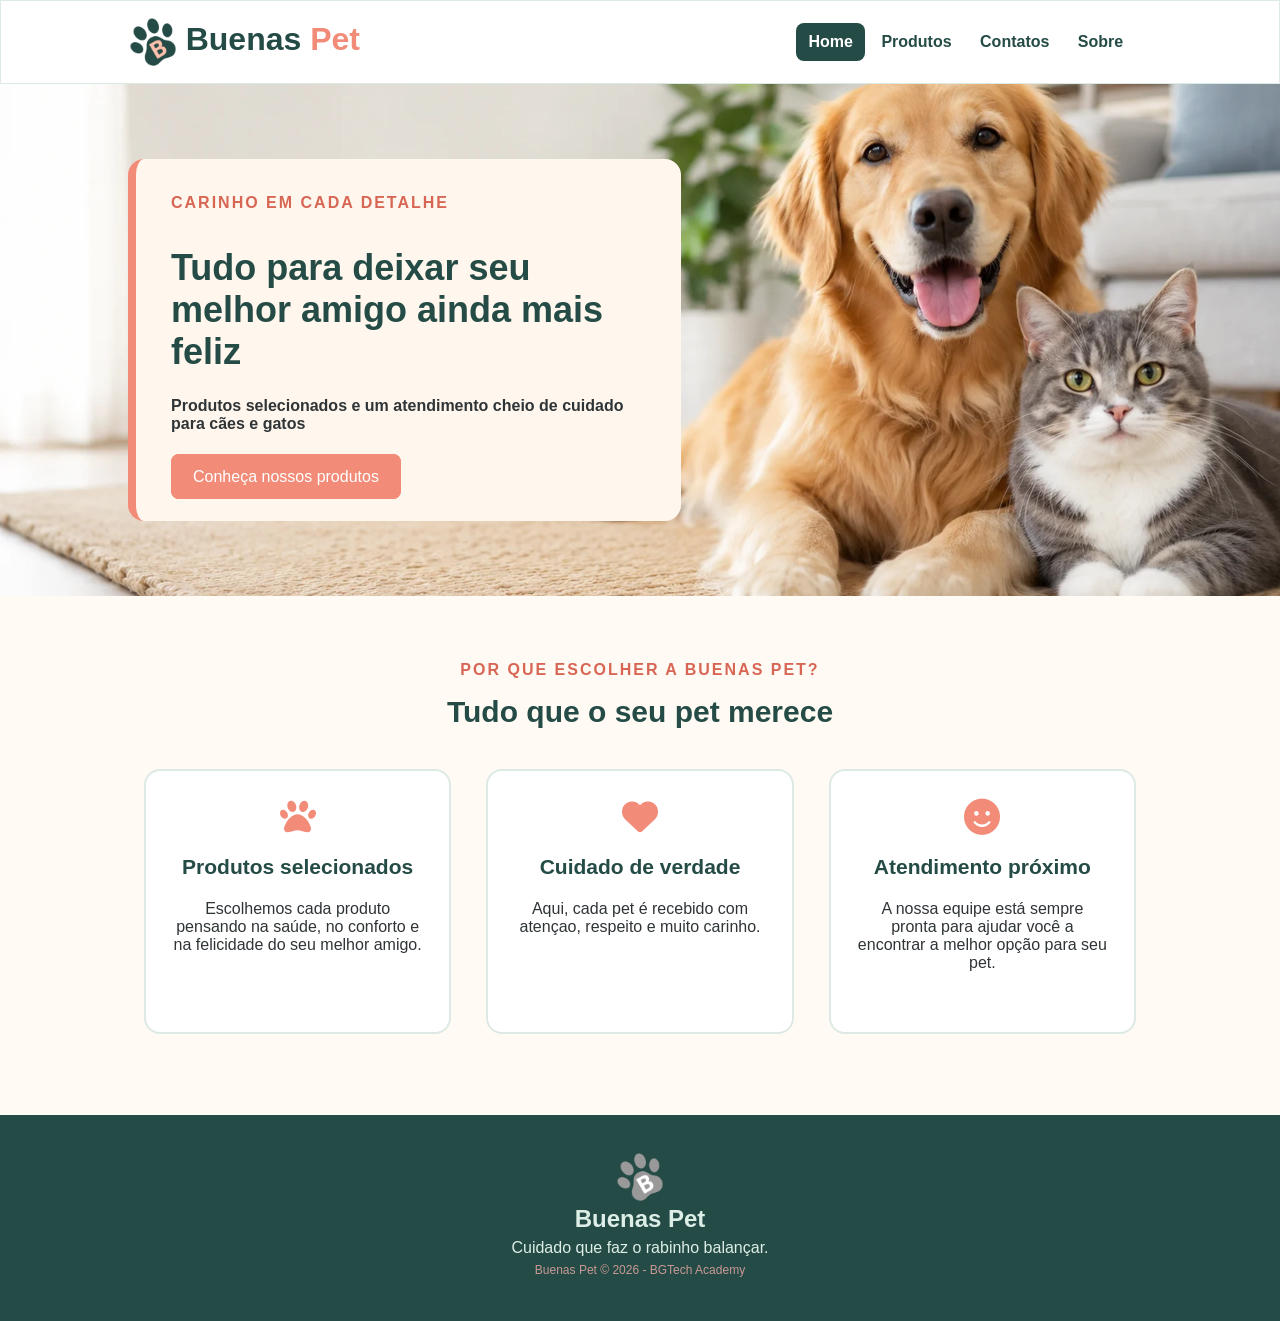
<file: index.html>
<!doctype html>
<html lang="pt-br">
  <head>
    <meta charset="UTF-8" />
    <meta name="viewport" content="width=device-width, initial-scale=1.0" />
    <title>Buenas Pet | Home</title>
    <link rel="stylesheet" href="./css/style.css" />
    <link rel="stylesheet" href="https://cdnjs.cloudflare.com/ajax/libs/font-awesome/6.5.2/css/all.min.css">
  </head>
  <body>
    <!-- Conteudo principal da página -->

    <div class="topo">
      <div class="container">
        <a class="logo" href="./index.html">
          <img src="./img/logo.png" alt="logo-buenas"> Buenas <span>Pet</span></a>

        <div class="menu">
          <ul>
            <li><a class="menu-atual" href="index.html">Home</a></li>
            <li><a href="produtos.html">Produtos</a></li>
            <li><a href="contatos.html">Contatos</a></li>
            <li><a href="sobre.html">Sobre</a></li>
          </ul>
        </div>
      </div>
    </div>

    <!-- Menu de navegação -->

    <div class="banner">
      <div class="container">
        <div class="banner-conteudo">
          <p class="texto-destaque">carinho em cada detalhe</p>
  
          <h1>Tudo para deixar seu melhor amigo ainda mais feliz</h1>
  
          <p>
            Produtos selecionados e um atendimento cheio de cuidado para cães e
            gatos
          </p>
  
          <!-- Botão CTA - Call to Action / Chamada para a ação -->
  
          <a class="botao" href="produtos.html"> Conheça nossos produtos </a>
        </div>
      </div>
    </div>

    <div class="secao">
      <div class="container centro">
         <div class="texto-destaque">
          <p>Por que escolher a Buenas Pet?</p></div>
  
          <h2>Tudo que o seu pet merece</h2>

            <!-- Card 1 -->
            <div class="cartao">
              <div class="icone">
                <i class="fa-solid fa-paw"></i>
              </div>
    
              <h3>Produtos selecionados</h3>
    
              <p>
                Escolhemos cada produto pensando na saúde, no conforto e na
                felicidade do seu melhor amigo.
              </p>
            </div>

            <!-- Card 2 -->
            <div class="cartao">
              <div class="icone">
                <i class="fa-solid fa-heart"></i>
              </div>
      
              <h3>Cuidado de verdade</h3>
      
              <p>
                Aqui, cada pet é recebido com atençao, respeito e muito carinho.
              </p>
            </div>

            <!-- Card 3 -->
      
            <div class="cartao">
              <div class="icone">
                <i class="fa-solid fa-face-smile"></i>
              </div>
      
              <h3>Atendimento próximo</h3>
      
              <p>
                A nossa equipe está sempre pronta para ajudar você a encontrar a
                melhor opção para seu pet.
              </p>
            </div>
      </div>
    </div>

    <div class="rotape">
      <img src="./img/logo-rodape.png" alt="logo-rotape">
      <p class="nome-rotape">Buenas Pet</p>

      <p>Cuidado que faz o rabinho balançar.</p>

      <p class="copy">Buenas Pet &copy; 2026 - BGTech Academy</p>
    </div>
  </body>
</html>
</file>
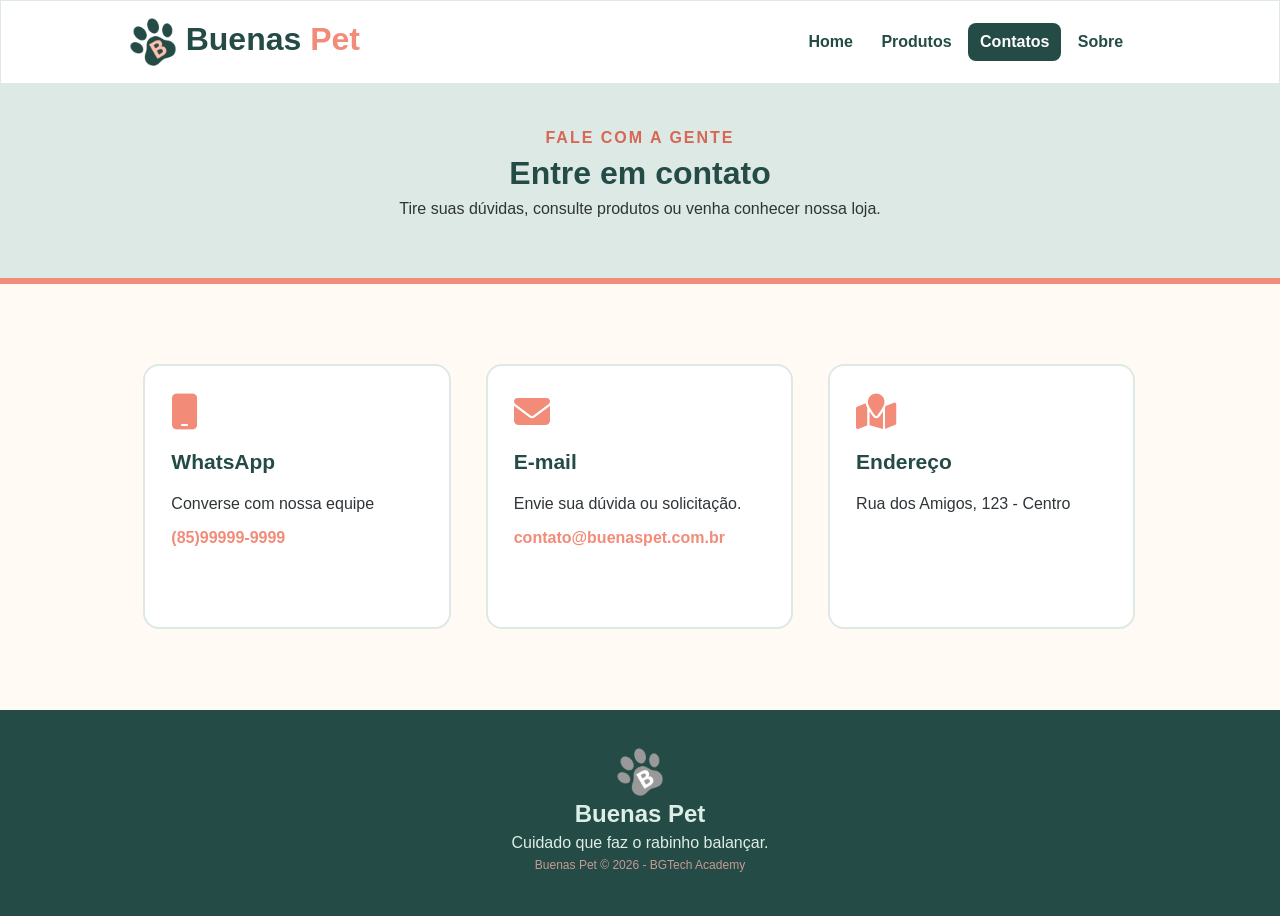
<file: contatos.html>
<!DOCTYPE html>
<html lang="pt-br">
<head>
    <meta charset="UTF-8">
    <meta name="viewport" content="width=device-width, initial-scale=1.0">
    <title>Buenas Pet | Contatos</title>
    <link rel="stylesheet" href="./css/style.css">
    <link rel="stylesheet" href="https://cdnjs.cloudflare.com/ajax/libs/font-awesome/6.5.2/css/all.min.css">
</head>
<body>

    <div class="topo">
        <div class="container">
            <a class="logo" href="./index.html">
                <img src="./img/logo.png" alt="logo-buenas"> Buenas<span> Pet</span>
            </a>

            <div class="menu">
                <ul>
                    <li><a href="index.html">Home</a></li>
                    <li><a href="produtos.html">Produtos</a></li>
                    <li><a class="menu-atual" href="contatos.html">Contatos</a></li>
                    <li><a href="sobre.html">Sobre</a></li>
                </ul>
            </div>
        </div>
    </div>

    <div class="info">
        <div class="container centro">
            <div class="info-conteudo">
                <p class="texto-destaque">fale com a gente</p>

                <h1>Entre em contato</h1>

                <p>Tire suas dúvidas, consulte produtos ou venha conhecer nossa loja.</p>
            </div>
        </div>
    </div>

    <div class="secao">
        <div class="container">
            <div class="cartao">
                <div class="icone">
                    <i class="fa-solid fa-mobile"></i>
                </div>

                <h3>WhatsApp</h3>

                <p>Converse com nossa equipe</p>
                <a target="_blank" class="botao-contato" href="https://wa.me/5585999999999">(85)99999-9999</a>
            </div>

            <div class="cartao">
                <div class="icone">
                    <i class="fa-solid fa-envelope"></i>
                </div>

                <h3>E-mail</h3>

                <p>Envie sua dúvida ou solicitação.</p>
                <a target="_blank" class="botao-contato" href="#">contato@buenaspet.com.br</a>
            </div>

            <div class="cartao">
                <div class="icone">
                    <i class="fa-solid fa-map-location"></i>
                </div>

                <h3>Endereço</h3>

                <p>Rua dos Amigos, 123 - Centro</p>
            </div>
        </div>
    </div>

    <div class="rotape">
        <img src="./img/logo-rodape.png" alt="rotape">
        <p class="nome-rotape">Buenas Pet</p>

        <p>Cuidado que faz o rabinho balançar.</p>

        <p class="copy">Buenas Pet &copy; 2026 - BGTech Academy</p>
    </div>
</body>
</html>
</file>
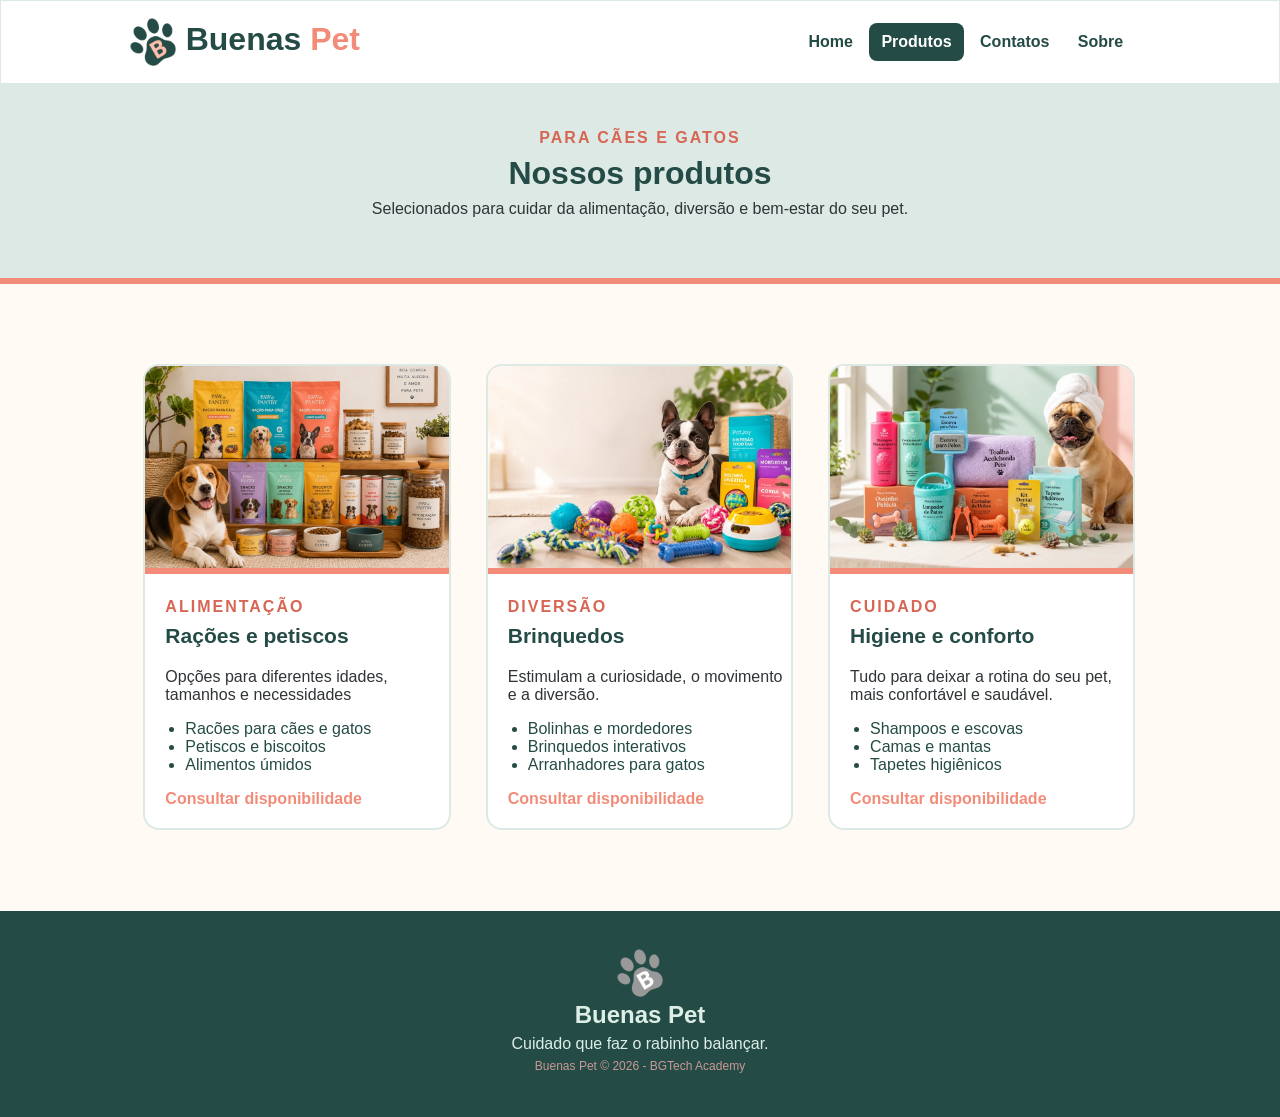
<file: produtos.html>
<!DOCTYPE html>
<html lang="pt-br">
<head>
    <meta charset="UTF-8">
    <meta name="viewport" content="width=device-width, initial-scale=1.0">
    <title>Buenas Pet | Produtos</title>
    <link rel="stylesheet" href="./css/style.css">
</head>
<body>
    <div class="topo">
        <div class="container">
            <a class="logo" href="./index.html">
                <img src="./img/logo.png" alt="logo-buenas"> Buenas <span> Pet</span>
            </a>

            <div class="menu">
                <ul>
                    <li><a href="index.html">Home</a></li>
                    <li><a class="menu-atual" href="">Produtos</a></li>
                    <li><a href="contatos.html">Contatos</a></li>
                    <li><a href="sobre.html">Sobre</a></li>
                </ul>
            </div>
        </div>
    </div>

    <div class="info">
        <div class="container centro">
            <div class="info-conteudo">
                <p class="texto-destaque">para cães e gatos</p>

                <h1>Nossos produtos</h1>

                <p>Selecionados para cuidar da alimentação, diversão e bem-estar do seu pet.</p>
            </div>
        </div>
    </div>

    <div class="secao">
        <div class="container">
            <div class="cartao-produto">
                <div class="texto-destaque">
                    <img src="./img/alimentacao.jpg" alt="alimentacao">
                    <p class="espaco">alimentação</p>
                </div>
    
                <h3>Rações e petiscos</h3>
    
                <p>Opções para diferentes idades, tamanhos e necessidades</p>
    
                <ul>
                    <li>Racões para cães e gatos</li>
                    <li>Petiscos e biscoitos</li>
                    <li>Alimentos úmidos</li>
                </ul>
                <a class="botao-produto" href="contatos.html">Consultar disponibilidade</a>
            </div>

            <div class="cartao-produto">
                <div class="texto-destaque">
                    <img src="./img/diversao.jpg" alt="diversao">
                    <p>Diversão</p>
                </div>

                <h3>Brinquedos</h3>

                <p>Estimulam a curiosidade, o movimento e a diversão.</p>

                <ul>
                    <li> Bolinhas e mordedores</li>
                    <li>Brinquedos interativos</li>
                    <li>Arranhadores para gatos</li>
                </ul>

                <a class="botao-produto" href="contatos.html">Consultar disponibilidade</a>
            </div>

            <div class="cartao-produto">
                <div class="texto-destaque">
                    <img src="./img/higiene.jpg" alt="higiene">
                    <p>Cuidado</p>
                </div>

                <h3>Higiene e conforto</h3>

                <p>Tudo para deixar a rotina do seu pet, mais confortável e saudável.</p>

                <ul>
                    <li>Shampoos e escovas</li>
                    <li>Camas e mantas</li>
                    <li>Tapetes higiênicos</li>
                </ul>

                <a class="botao-produto" href="contatos.html">Consultar disponibilidade</a>
            </div>
        </div>
    </div>

    <div class="rotape">
        <img src="./img/logo-rodape.png" alt="rotape">
        <p class="nome-rotape">Buenas Pet</p>

        <p>Cuidado que faz o rabinho balançar.</p>

        <p class="copy">Buenas Pet &copy; 2026 - BGTech Academy</p>
    </div>
</body>
</html>
</file>
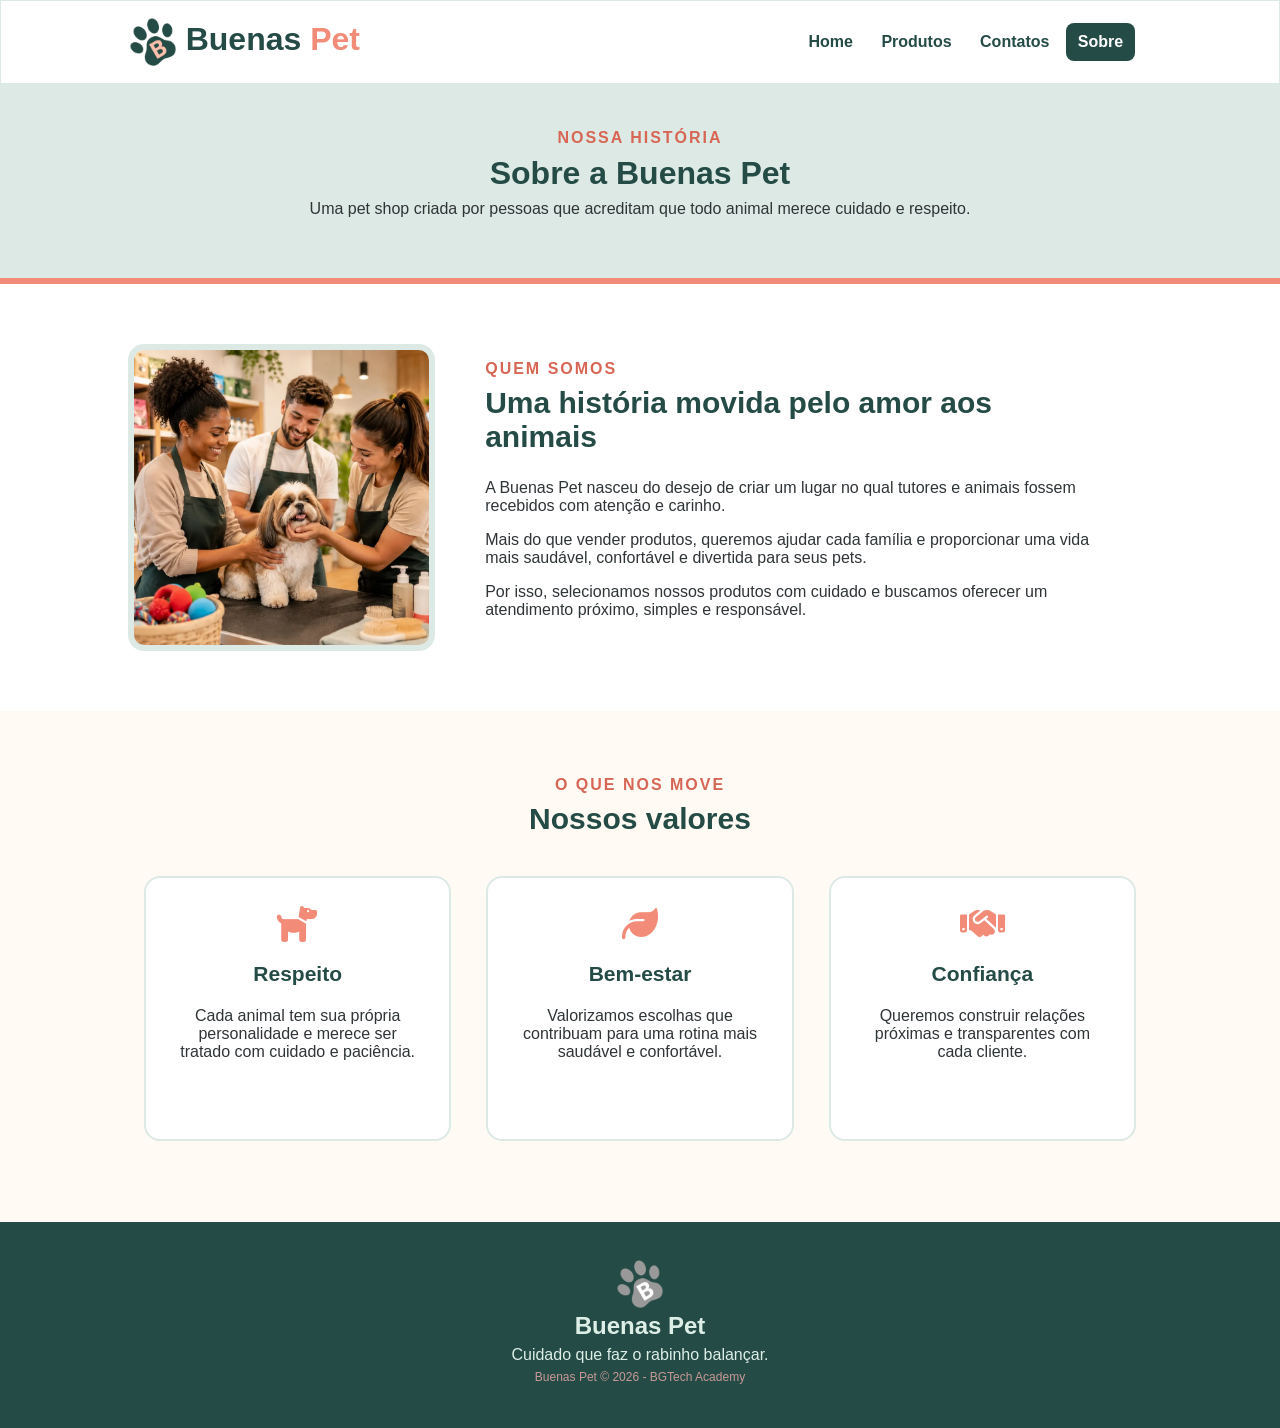
<file: sobre.html>
<!DOCTYPE html>
<html lang="pt-br">
<head>
    <meta charset="UTF-8">
    <meta name="viewport" content="width=device-width, initial-scale=1.0">
    <title>Buenas Pet | Sobre</title>
    <link rel="stylesheet" href="./css/style.css">
    <link rel="stylesheet" href="https://cdnjs.cloudflare.com/ajax/libs/font-awesome/6.5.2/css/all.min.css">
</head>
<body>
    <div class="topo">
        <div class="container">
            <a class="logo" href="./index.html">
                <img src="./img/logo.png" alt="logo-buenas"> Buenas <span> Pet</span>
            </a>

            <div class="menu">
                <ul>
                    <li><a href="index.html">Home</a></li>
                    <li><a href="produtos.html">Produtos</a></li>
                    <li><a href="contatos.html">Contatos</a></li>
                    <li><a class="menu-atual" href="sobre.html">Sobre</a></li>
                </ul>
            </div>
        </div>
    </div>

    <div class="info">
        <div class="container centro">
            <div class="info-conteudo">
                <p class="texto-destaque">nossa história</p>

                <h1>Sobre a Buenas Pet</h1>

                <p>Uma pet shop criada por pessoas que acreditam que todo animal merece cuidado e respeito.</p>
            </div>
        </div>
    </div>

    <div class="banner-sobre">
        <div class="container">
            <div class="banner-sobre-conteudo">
                <img src="./img/equipe.jpg" alt="equipe-buenas">

                <div class="texto-sobre">
                    <p class="texto-destaque">quem somos</p>
                    
                    <h2>Uma história movida pelo amor aos animais</h2>
    
                    <p>
                        A Buenas Pet nasceu do desejo de criar um lugar no qual tutores e animais fossem recebidos 
                        com atenção e carinho.
                    </p>
    
                    <p>
                        Mais do que vender produtos, queremos ajudar cada família e proporcionar uma vida mais saudável,
                         confortável e divertida para seus pets.
                    </p>
    
                    <p>
                        Por isso, selecionamos nossos produtos com cuidado e buscamos oferecer um atendimento próximo,
                         simples e responsável.
                    </p>
                </div>
            </div>
        </div>
    </div>

    <div class="secao">
        <div class="container centro">
            <div class="texto-destaque">o que nos move</div>

            <h2>Nossos valores</h2>

            <div class="cartao">
                <div class="icone">
                    <i class="fa-solid fa-dog"></i>
                </div>

                <h3>Respeito</h3>

                <p>Cada animal tem sua própria personalidade e merece ser tratado com cuidado e paciência.</p>
            </div>

            <div class="cartao">
                <div class="icone">
                    <i class="fa-solid fa-leaf"></i>
                </div>

                <h3>Bem-estar</h3>

                <p>Valorizamos escolhas que contribuam para uma rotina mais saudável e confortável.</p>
            </div>

            <div class="cartao">
                <div class="icone">
                    <i class="fa-solid fa-handshake"></i>
                </div>

                <h3>Confiança</h3>

                <p>Queremos construir relações próximas e transparentes com cada cliente.</p>
            </div>
        </div>
    </div>

    <div class="rotape">
        <img src="./img/logo-rodape.png" alt="rotape">
        <p class="nome-rotape">Buenas Pet</p>

        <p>Cuidado que faz o rabinho balançar.</p>

        <p class="copy">Buenas Pet &copy; 2026 - BGTech Academy</p>
    </div>
</body>
</html>
</file>
<file: css/style.css>
/* Configurações gerais */

/* Reset */
* {
    box-sizing: border-box;
}

body {
    margin: 0;
    color: #2f3437;
    background-color: #fffaf4;
    font-family: Arial, Helvetica, sans-serif;
}

h1, h2, h3 {
    margin-top: 0;
    color: #244b45;
    font-family: 'Trebuchet MS', 'Lucida Sans Unicode', 'Lucida Grande', 'Lucida Sans', Arial, sans-serif;
}

h1 {font-size: 36px;}

h2 {font-size: 30px;}

h3 {font-size: 21px;}

p {margin-top: 0%;}

.container {
    width: 80%;
    max-width: 1100px;
    margin: 0 auto;
}

.centro {
    text-align: center;
}

.topo {
    background-color: #ffffff;
    border: solid 1px #dde9e5;
    padding: 6px 0;
    position: sticky;
    top: 0;
}

.logo {
    display: inline-block;
    width: 32%;
    color: #244b45;
    font-size: 32px;
    font-weight: 700;
    vertical-align: middle;
    text-decoration: none;
}

.logo img {
    width: 48px;
    vertical-align: middle;
}

.logo span {
    color: #f28c79;
}

.menu {
    display: inline-block;
    width: 66%;
    text-align: right;
    vertical-align: middle;
}

.menu ul {
    list-style: none;
}

.menu li {
    display: inline-block;
}

.menu a {
    display: inline-block;
    padding: 10px 12px;
    color: #244b45;
    border-radius: 8px;
    font-weight: 700;
    text-decoration: none;
    transition: 0.3ms;
}

.menu a:hover, .menu a.menu-atual {
    background-color: #244b45;
    color: #ffffff;
}

.banner {
    min-height: 500px;
    padding: 75px 0;
    background-color: #ddeee7;
    background-image: url(../img/banner.jpg);
    background-size: cover;
    background-position: center;
}

.banner-conteudo {
    width: 54%;
    max-width: 580px;
    padding: 35px;
    background-color: #fff7ed;
    border-left: solid 8px #f28c79;
    border-radius: 16px;
}

.banner-conteudo p {
    font-weight: 700;
    margin-bottom: 35px;
}

/* Textos e links */

.texto-destaque {
    margin-bottom: 8px;
    color: #d86654;
    font-weight: 700;
    letter-spacing: 2px;
    text-transform: uppercase;
}

.botao {
    margin-top: 12px;
    padding: 12px 20px;
    color: #ffffff;
    background-color: #f28c79;
    border: solid 2px #f28c79;
    border-radius: 8px;
    text-decoration: none;
    transition: 0.3ms;
}

.botao:hover {
    color: #f28c79;
    background-color: #ffffff;
}

.secao {
    padding: 65px 0;
}

.cartao {
    min-height: 265px;
    padding: 26px;
}

.cartao, .cartao-produto {
    display: inline-block;
    width: 30%;
    margin: 1.5%;
    background-color: #ffffff;
    border: solid 2px #dde9e5;
    border-radius: 16px;
    vertical-align: middle;
    padding-bottom: 20px;
}

.icone {
    margin-bottom: 16px;
    font-size: 36px;
}

i {
    color: #f28c79;
}

/* ROTAPÉ */

.rotape {
    background-color: #244b45;
    color: #ddeee7;
    text-align: center;
    padding: 38px 20px;
}

.rotape p {
    margin-bottom: 6px;
}

.rotape img {
    width: 48px;
}

.nome-rotape {
    font-size: 24px;
    font-weight: 700;
}

.copy {
    color: #c99997;
    font-size: 12px;
}

/* PRODUTOS */

.info {
    background-color: #dde9e5;
    border-bottom: solid 6px #f28c79;
    height: 200px;
    display: flex;
    justify-content: center;
    align-items: center;
}

.info h1 {
    font-size: 32px;
    margin-bottom: 8px;
}

/* .cartao-produto {
    overflow: hidden;
} */

.cartao-produto img {
    width: 100%;
    border-bottom: solid 6px #f28c79;
    border-top-left-radius: 14px;
    border-top-right-radius: 14px;
}

.cartao-produto p {
    margin: 0%;
    padding-top: 20px;
    padding-left: 20px;
}

.cartao-produto h3 {
    margin: 0%;
    padding-left: 20px;
}

.cartao-produto ul {
    color: #244b45;
}

.botao-produto {
    text-decoration: none;
    font-weight: 700;
    color: #f28c79;
    transition: 0.3ms;
    padding-left: 20px;
}

.botao-produto:hover {
    text-decoration: 2px underline;
}

/* CONTATOS */

.botao-contato {
    font-weight: 700;
    color: #f28c79;
    text-decoration: none;
    transition: 0.3ms;
}

.botao-contato:hover {
    text-decoration: 2px underline;
}

/* SOBRE */

.banner-sobre {
    padding: 60px 0;
    background-color: #ffffff;
}

.banner-sobre-conteudo {
    display: flex;
    align-items: center;
}

.banner-sobre-conteudo img {
    width: 30%;
    border: solid 6px #dde9e5;
    border-radius: 16px;
}

.texto-sobre {
    padding: 0 50px;
}

@media (max-width: 920px) {
    .logo {
        display: flex;
        gap: 6px;
    }

    .menu {
        display: flex;
        width: 100%;
        justify-content: center;
        
    }

    .cartao {
        width: 200px;
        height: 300px;
    }

    .botao-contato {
        font-size: 11px
    }

    .cartao-produto {
        width: 200px;
        height: 500px;
    }

    .botao-produto {
        font-size: 12px;
    }
}

@media (max-width: 600px) {
    .topo {
        position: relative;
    }

    .logo {
        margin: 10px auto;
        display: flex;
        justify-content: center;
    }

    .menu ul {
        display: flex;
        padding: 0;
    }

    .banner {
        background-position: right;
    }

    .banner-conteudo {
        width: 100%;
        font-size: 14px;
        text-align: center;
    }

    .banner-conteudo a {
        font-size: 12px;
    }

    .banner-conteudo h1 {
        font-size: 28px;
    }

    .container h2 {
        font-size: 26px;
    }

    .cartao {
        width: 100%;
    }

    .cartao-produto {
        width: 100%;
    }

    .banner-sobre-conteudo {
        display: flex;
        flex-direction: column;
    }

    .banner-sobre-conteudo img {
        width: 100%;
    }

    .texto-sobre {
        margin-top: 60px;
    }

    .texto-destaque {
        font-size: 11px;
        text-align: center;
    }

    .texto-sobre h2 {
        text-align: center;
    }

    .botao-contato {
        font-size: 16px;
    }

    .botao-produto {
        font-size: 16px;
    }

    .info h1 {
        font-size: 28px;
    }
}
</file>
